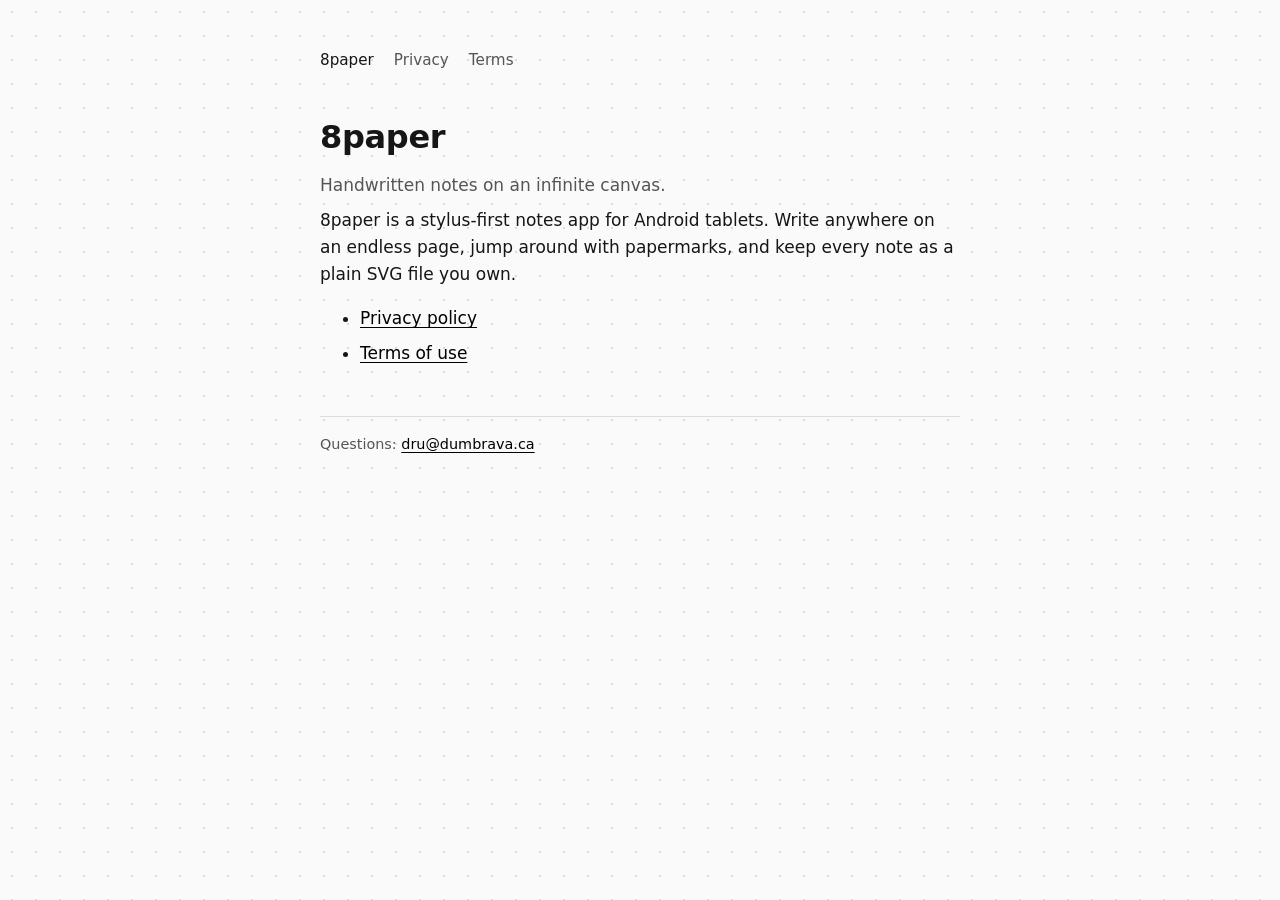
<file: index.html>
<!doctype html>
<html lang="en">
<head>
<meta charset="utf-8">
<meta name="viewport" content="width=device-width, initial-scale=1">
<title>8paper</title>
<meta name="description" content="8paper — handwritten notes on an infinite canvas.">
<link rel="stylesheet" href="style.css">
</head>
<body>
<main>
<nav><a href="./" aria-current="page">8paper</a><a href="privacy.html">Privacy</a><a href="terms.html">Terms</a></nav>
<h1>8paper</h1>
<p class="muted">Handwritten notes on an infinite canvas.</p>
<p>8paper is a stylus-first notes app for Android tablets. Write anywhere on an endless page,
jump around with papermarks, and keep every note as a plain SVG file you own.</p>
<ul>
  <li><a href="privacy.html">Privacy policy</a></li>
  <li><a href="terms.html">Terms of use</a></li>
</ul>
<footer>Questions: <a href="mailto:dru@dumbrava.ca">dru@dumbrava.ca</a></footer>
</main>
</body>
</html>
</file>
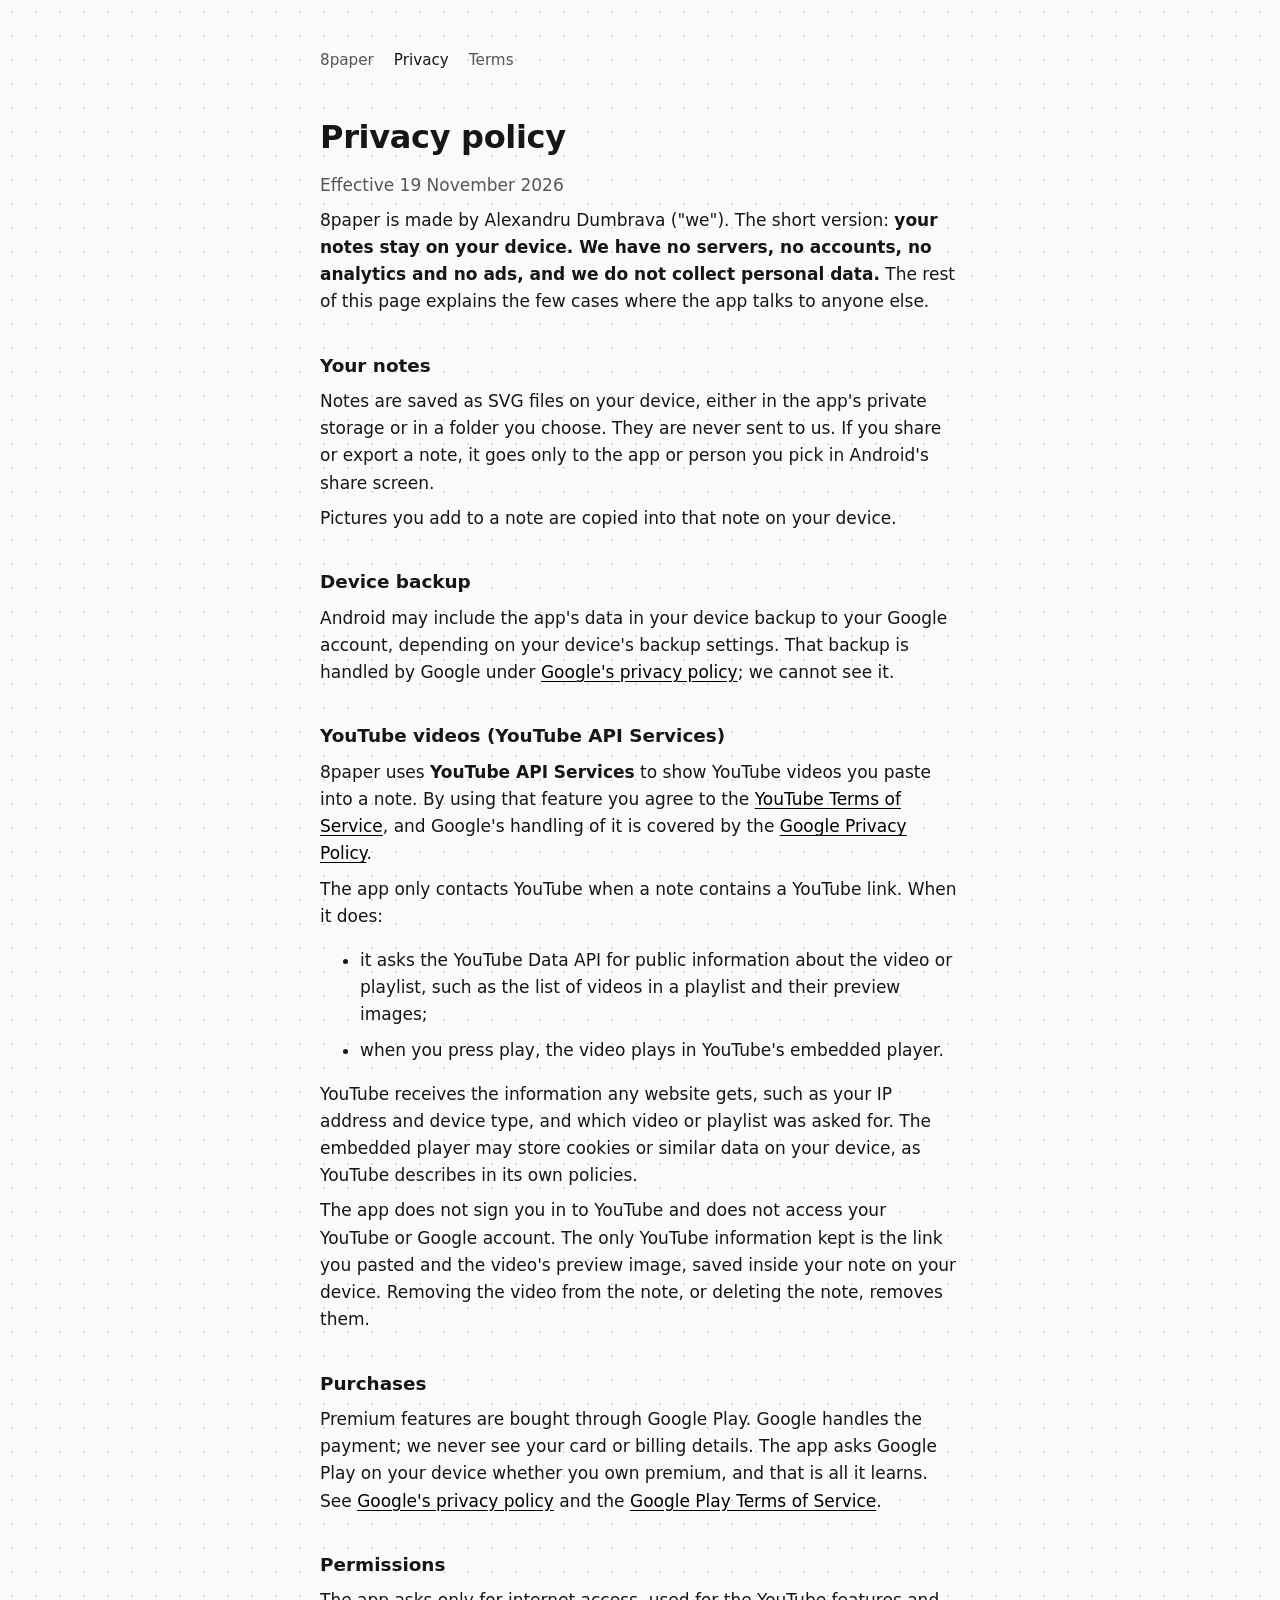
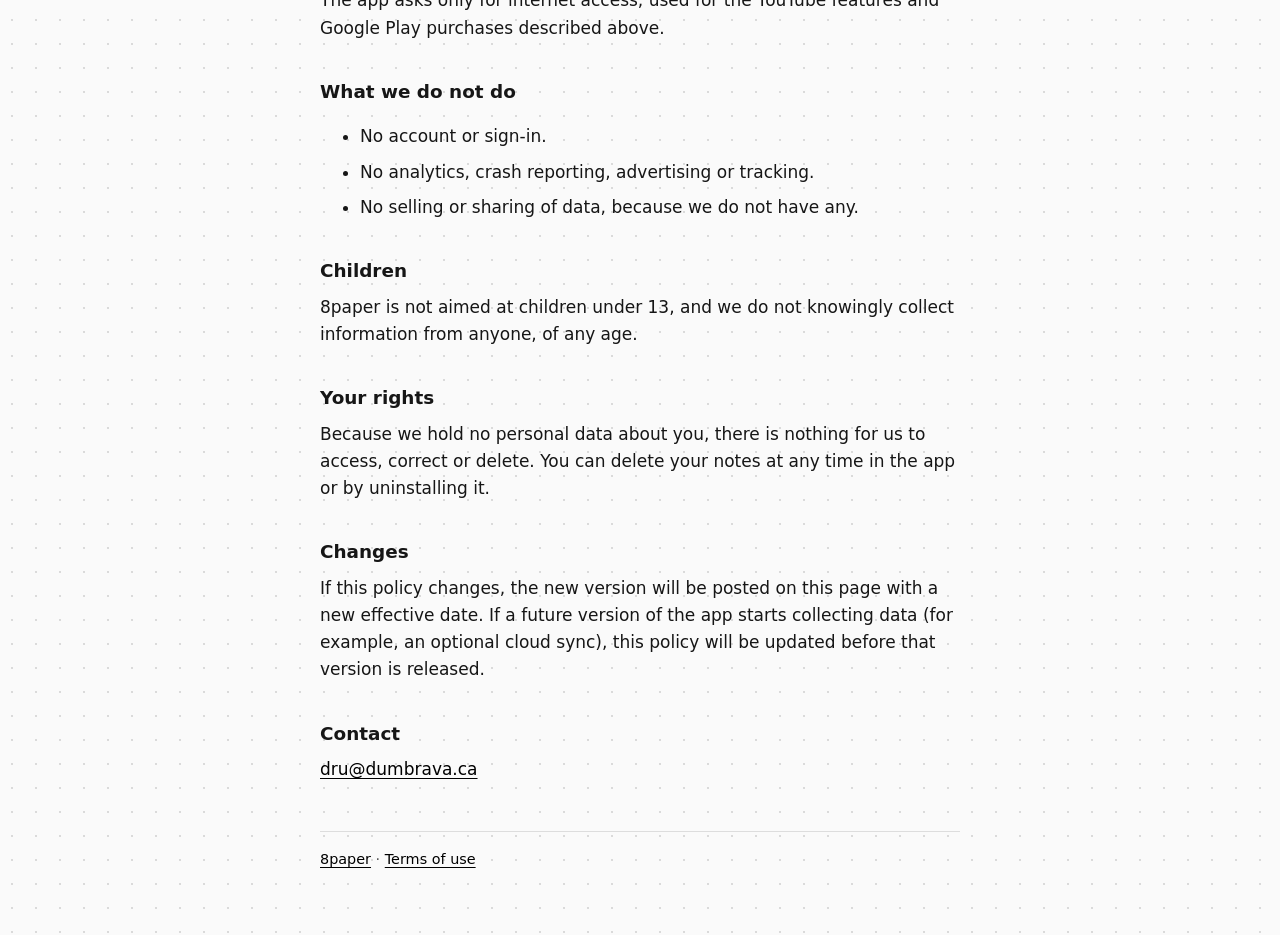
<file: privacy.html>
<!doctype html>
<html lang="en">
<head>
<meta charset="utf-8">
<meta name="viewport" content="width=device-width, initial-scale=1">
<title>8paper Privacy</title>
<meta name="description" content="Privacy policy for the 8paper app.">
<link rel="stylesheet" href="style.css">
</head>
<body>
<main>
<nav><a href="./">8paper</a><a href="privacy.html" aria-current="page">Privacy</a><a href="terms.html">Terms</a></nav>
<h1>Privacy policy</h1>
<p class="muted">Effective 19 November 2026</p>

<p>8paper is made by Alexandru Dumbrava ("we"). The short version: <strong>your notes stay on your
device. We have no servers, no accounts, no analytics and no ads, and we do not collect personal
data.</strong> The rest of this page explains the few cases where the app talks to anyone else.</p>

<h2>Your notes</h2>
<p>Notes are saved as SVG files on your device, either in the app's private storage or in a
folder you choose. They are never sent to us. If you share or export a note, it goes only to the
app or person you pick in Android's share screen.</p>
<p>Pictures you add to a note are copied into that note on your device.</p>

<h2>Device backup</h2>
<p>Android may include the app's data in your device backup to your Google account, depending on
your device's backup settings. That backup is handled by Google under
<a href="https://policies.google.com/privacy">Google's privacy policy</a>; we cannot see it.</p>

<h2>YouTube videos (YouTube API Services)</h2>
<p>8paper uses <strong>YouTube API Services</strong> to show YouTube videos you paste into a
note. By using that feature you agree to the
<a href="https://www.youtube.com/t/terms">YouTube Terms of Service</a>, and Google's handling of
it is covered by the <a href="https://policies.google.com/privacy">Google Privacy Policy</a>.</p>
<p>The app only contacts YouTube when a note contains a YouTube link. When it does:</p>
<ul>
  <li>it asks the YouTube Data API for public information about the video or playlist, such as
      the list of videos in a playlist and their preview images;</li>
  <li>when you press play, the video plays in YouTube's embedded player.</li>
</ul>
<p>YouTube receives the information any website gets, such as your IP address and device type,
and which video or playlist was asked for. The embedded player may store cookies or similar data
on your device, as YouTube describes in its own policies.</p>
<p>The app does not sign you in to YouTube and does not access your YouTube or Google account.
The only YouTube information kept is the link you pasted and the video's preview image, saved
inside your note on your device. Removing the video from the note, or deleting the note, removes
them.</p>

<h2>Purchases</h2>
<p>Premium features are bought through Google Play. Google handles the payment; we never see
your card or billing details. The app asks Google Play on your device whether you own premium,
and that is all it learns. See <a href="https://policies.google.com/privacy">Google's privacy
policy</a> and the <a href="https://play.google.com/about/play-terms/">Google Play Terms of
Service</a>.</p>

<h2>Permissions</h2>
<p>The app asks only for internet access, used for the YouTube features and Google Play
purchases described above.</p>

<h2>What we do not do</h2>
<ul>
  <li>No account or sign-in.</li>
  <li>No analytics, crash reporting, advertising or tracking.</li>
  <li>No selling or sharing of data, because we do not have any.</li>
</ul>

<h2>Children</h2>
<p>8paper is not aimed at children under 13, and we do not knowingly collect information from
anyone, of any age.</p>

<h2>Your rights</h2>
<p>Because we hold no personal data about you, there is nothing for us to access, correct or
delete. You can delete your notes at any time in the app or by uninstalling it.</p>

<h2>Changes</h2>
<p>If this policy changes, the new version will be posted on this page with a new effective
date. If a future version of the app starts collecting data (for example, an optional cloud
sync), this policy will be updated before that version is released.</p>

<h2>Contact</h2>
<p><a href="mailto:dru@dumbrava.ca">dru@dumbrava.ca</a></p>

<footer><a href="./">8paper</a> · <a href="terms.html">Terms of use</a></footer>
</main>
</body>
</html>
</file>
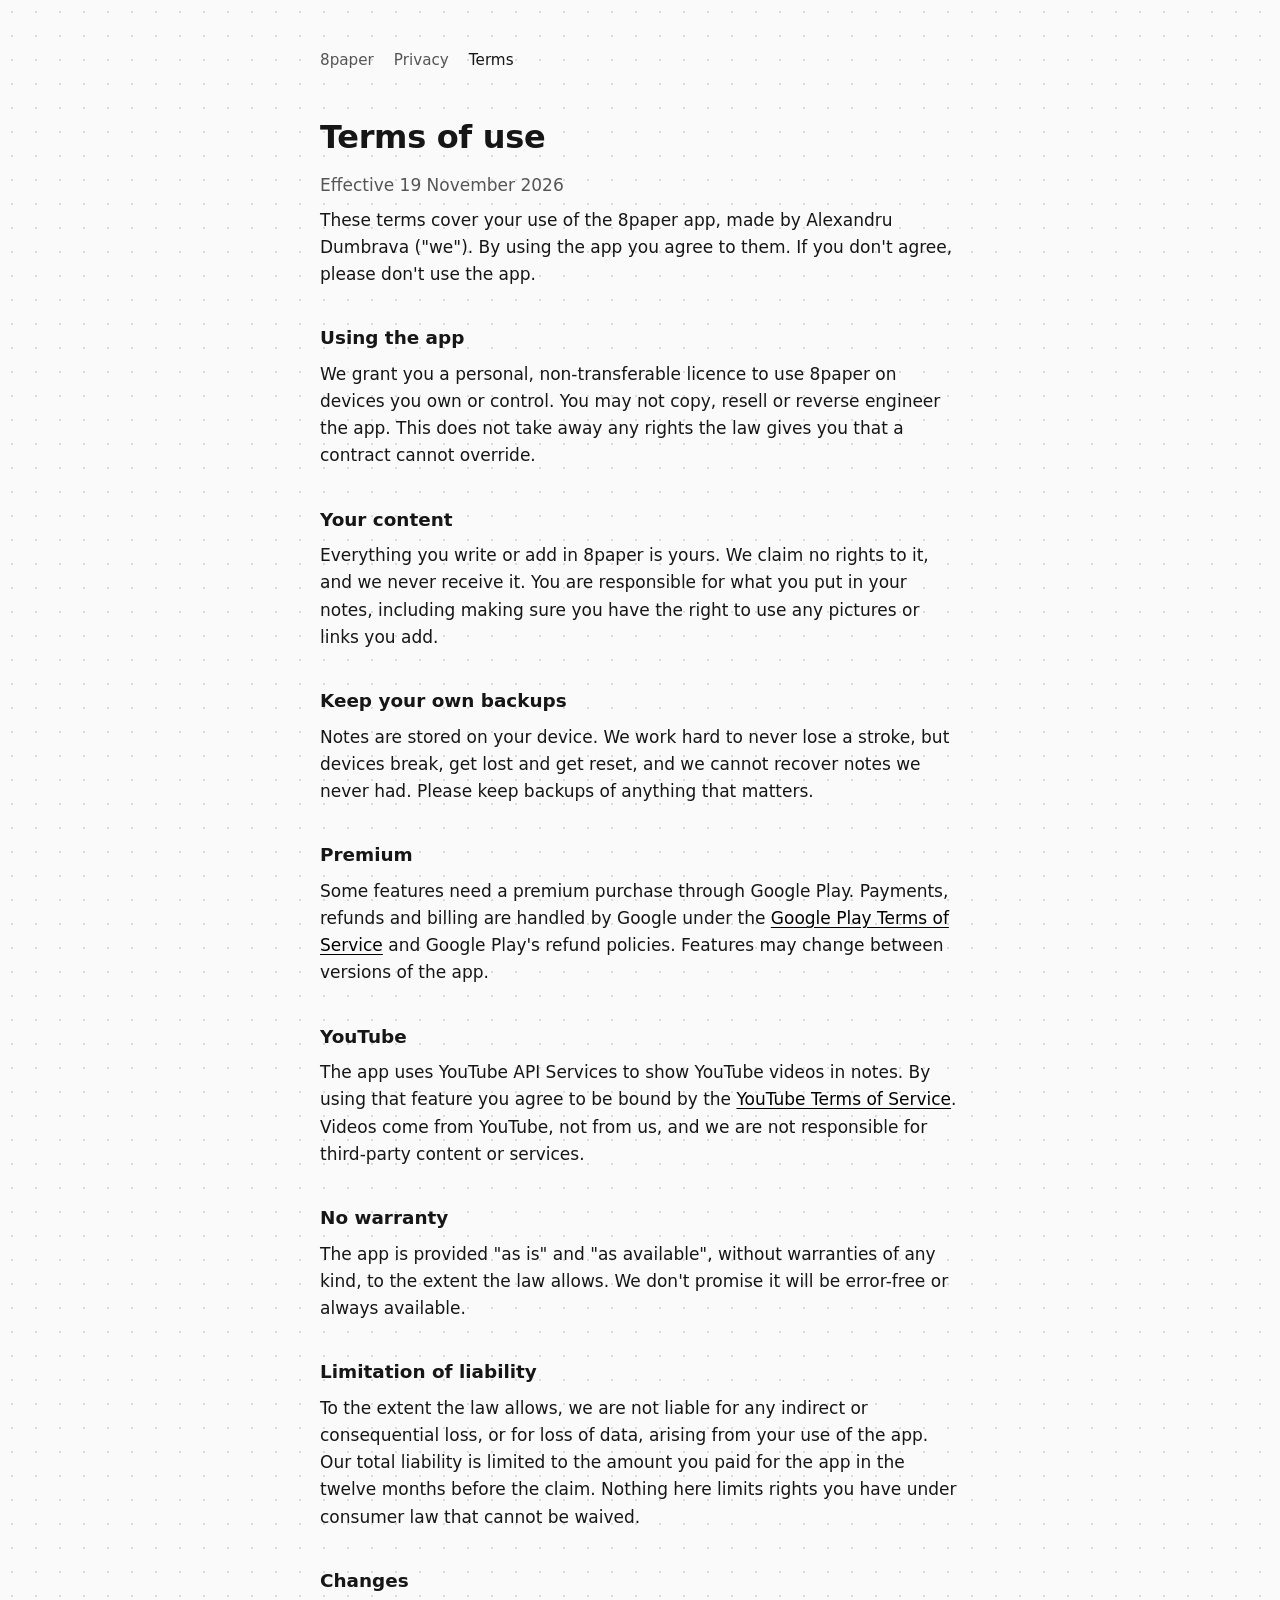
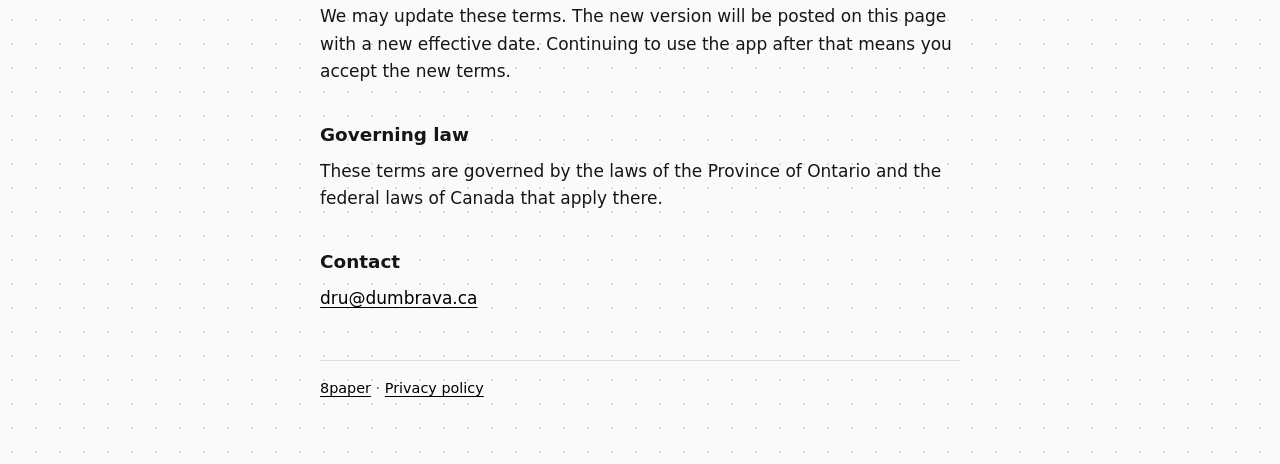
<file: terms.html>
<!doctype html>
<html lang="en">
<head>
<meta charset="utf-8">
<meta name="viewport" content="width=device-width, initial-scale=1">
<title>8paper Terms</title>
<meta name="description" content="Terms of use for the 8paper app.">
<link rel="stylesheet" href="style.css">
</head>
<body>
<main>
<nav><a href="./">8paper</a><a href="privacy.html">Privacy</a><a href="terms.html" aria-current="page">Terms</a></nav>
<h1>Terms of use</h1>
<p class="muted">Effective 19 November 2026</p>

<p>These terms cover your use of the 8paper app, made by Alexandru Dumbrava ("we"). By using the app
you agree to them. If you don't agree, please don't use the app.</p>

<h2>Using the app</h2>
<p>We grant you a personal, non-transferable licence to use 8paper on devices you own or control.
You may not copy, resell or reverse engineer the app. This does not take away any rights the law
gives you that a contract cannot override.</p>

<h2>Your content</h2>
<p>Everything you write or add in 8paper is yours. We claim no rights to it, and we never receive
it. You are responsible for what you put in your notes, including making sure you have the right
to use any pictures or links you add.</p>

<h2>Keep your own backups</h2>
<p>Notes are stored on your device. We work hard to never lose a stroke, but devices break, get
lost and get reset, and we cannot recover notes we never had. Please keep backups of anything
that matters.</p>

<h2>Premium</h2>
<p>Some features need a premium purchase through Google Play. Payments, refunds and billing are
handled by Google under the <a href="https://play.google.com/about/play-terms/">Google Play Terms
of Service</a> and Google Play's refund policies. Features may change between versions of the
app.</p>

<h2>YouTube</h2>
<p>The app uses YouTube API Services to show YouTube videos in notes. By using that feature you
agree to be bound by the <a href="https://www.youtube.com/t/terms">YouTube Terms of Service</a>.
Videos come from YouTube, not from us, and we are not responsible for third-party content or
services.</p>

<h2>No warranty</h2>
<p>The app is provided "as is" and "as available", without warranties of any kind, to the extent
the law allows. We don't promise it will be error-free or always available.</p>

<h2>Limitation of liability</h2>
<p>To the extent the law allows, we are not liable for any indirect or consequential loss, or for
loss of data, arising from your use of the app. Our total liability is limited to the amount you
paid for the app in the twelve months before the claim. Nothing here limits rights you have
under consumer law that cannot be waived.</p>

<h2>Changes</h2>
<p>We may update these terms. The new version will be posted on this page with a new effective
date. Continuing to use the app after that means you accept the new terms.</p>

<h2>Governing law</h2>
<p>These terms are governed by the laws of the Province of Ontario and the federal laws of Canada that apply there.</p>

<h2>Contact</h2>
<p><a href="mailto:dru@dumbrava.ca">dru@dumbrava.ca</a></p>

<footer><a href="./">8paper</a> · <a href="privacy.html">Privacy policy</a></footer>
</main>
</body>
</html>
</file>
<file: style.css>
:root { --bg: #0b0b0b; --fg: #ececec; --muted: #9a9a9a; --link: #ffffff; --rule: #2a2a2a; }
@media (prefers-color-scheme: light) { :root { --bg: #fafafa; --fg: #161616; --muted: #555; --link: #000; --rule: #ddd; } }
* { box-sizing: border-box; }
body {
  margin: 0; background: var(--bg); color: var(--fg);
  background-image: radial-gradient(circle, color-mix(in srgb, var(--fg) 14%, transparent) 1px, transparent 1.5px);
  background-size: 24px 24px;
  font: 17px/1.6 system-ui, -apple-system, "Segoe UI", Roboto, sans-serif;
}
main { max-width: 42rem; margin: 0 auto; padding: 3rem 16px 4rem; }
h1 { font-size: 2rem; margin: 0 0 .25rem; letter-spacing: -.01em; }
h2 { font-size: 1.15rem; margin: 2.2rem 0 .4rem; }
p, li { margin: .5rem 0; }
.muted { color: var(--muted); }
a { color: var(--link); text-underline-offset: 3px; }
nav { display: flex; gap: 1.25rem; margin-bottom: 2.5rem; font-size: .95rem; }
nav a { text-decoration: none; color: var(--muted); }
nav a:hover, nav a[aria-current] { color: var(--fg); }
footer { margin-top: 3rem; padding-top: 1rem; border-top: 1px solid var(--rule); color: var(--muted); font-size: .9rem; }
</file>
